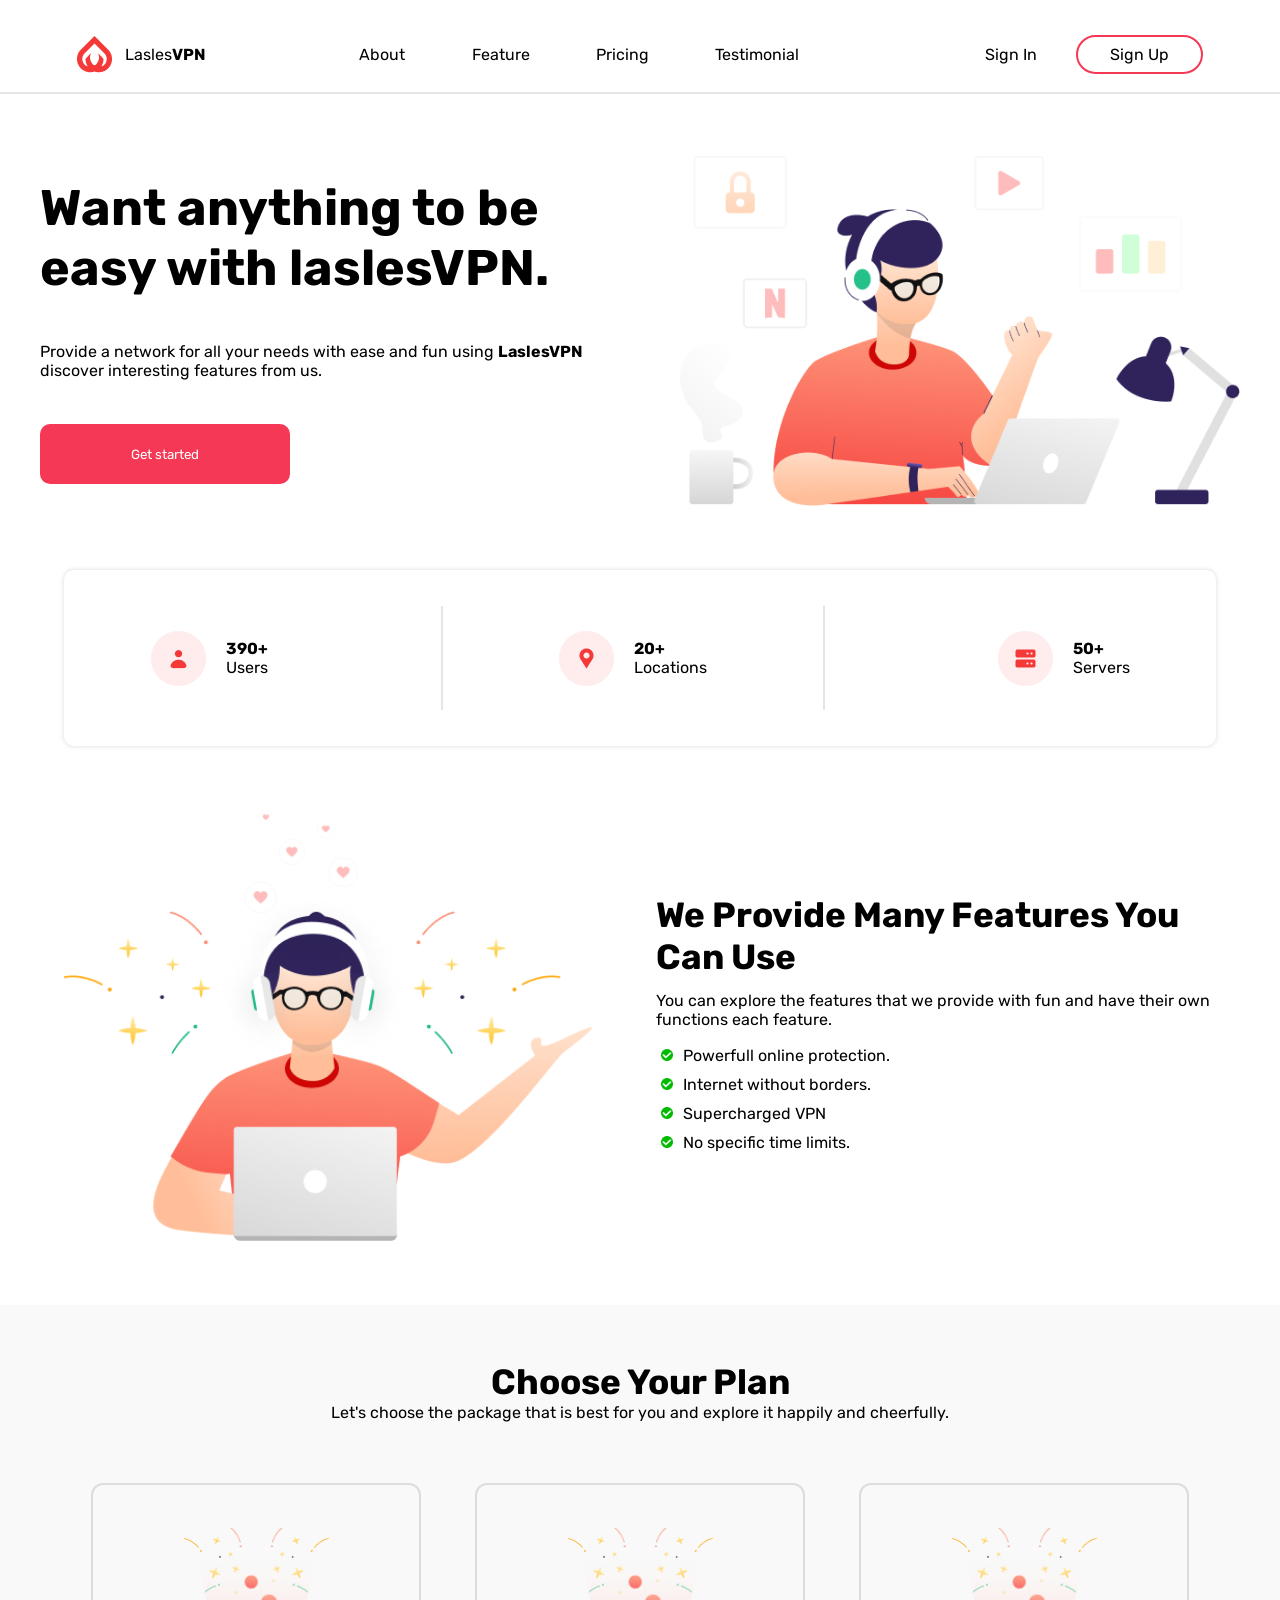
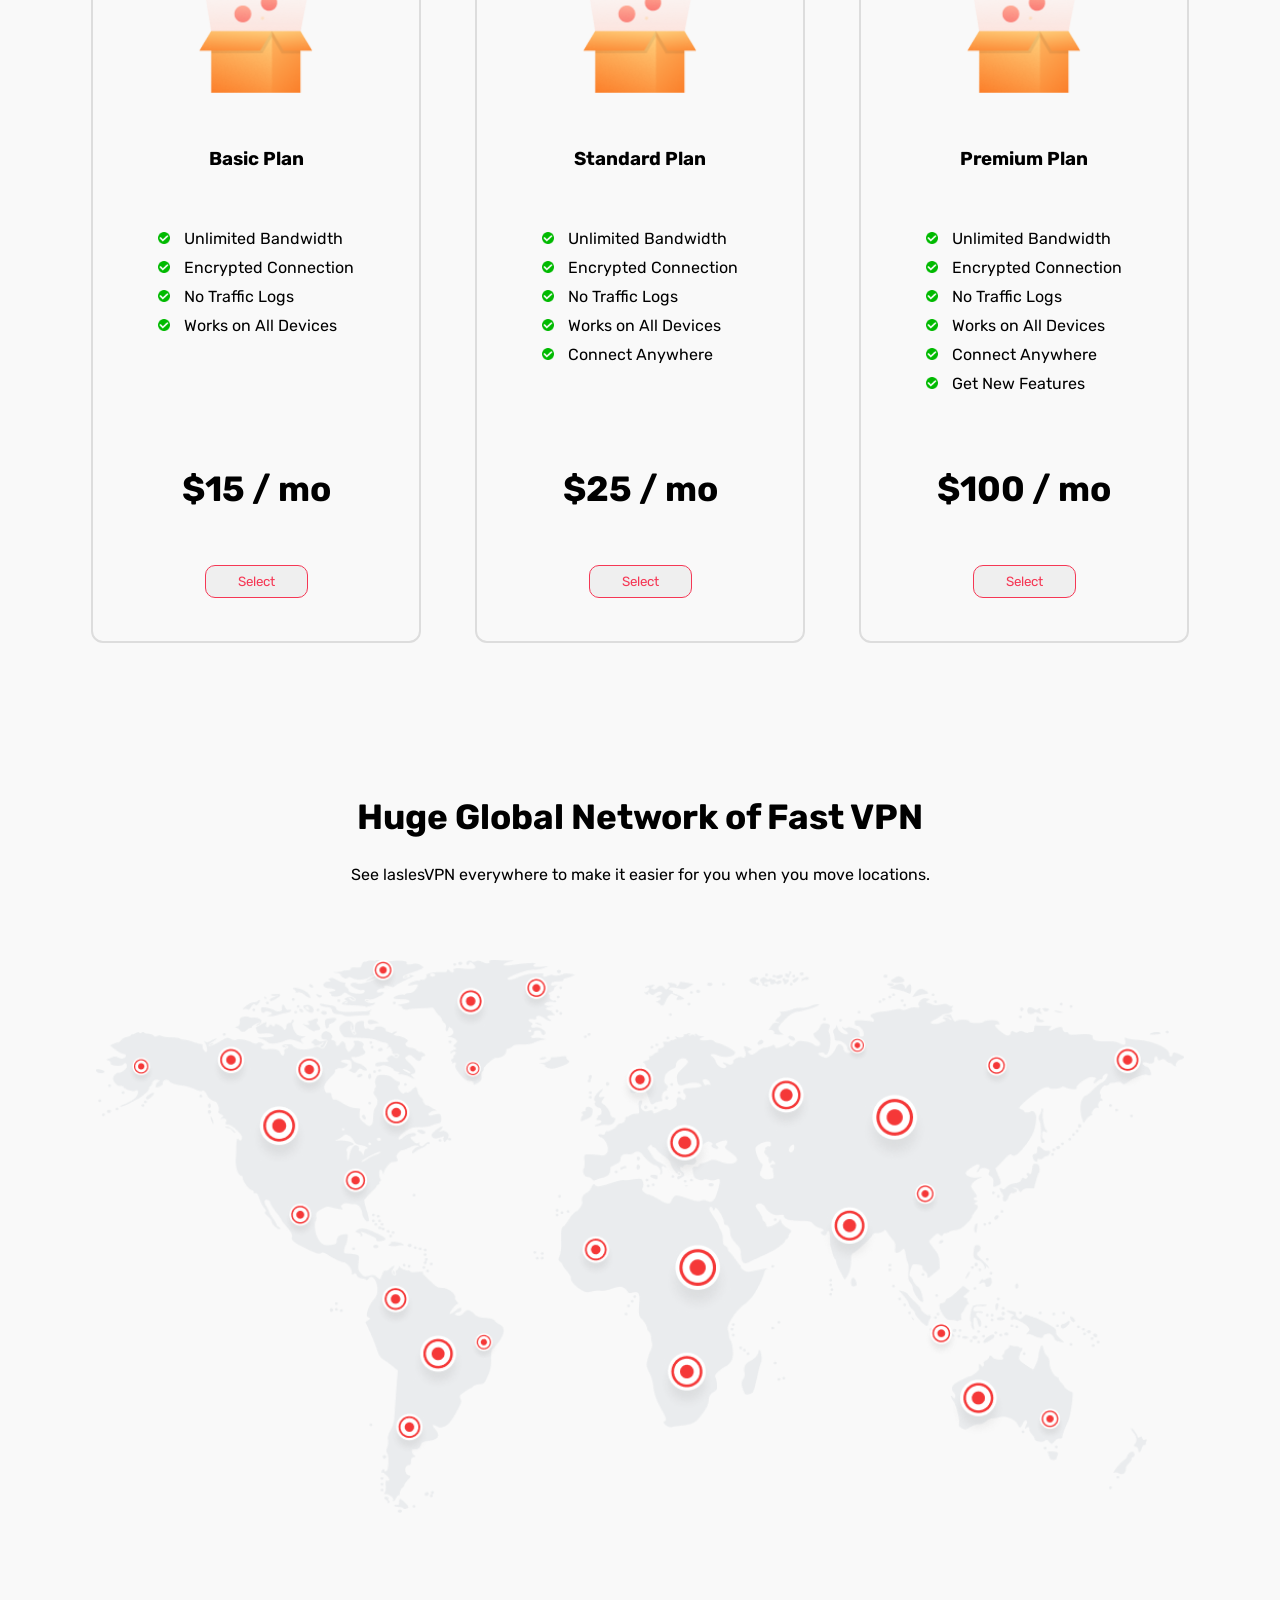
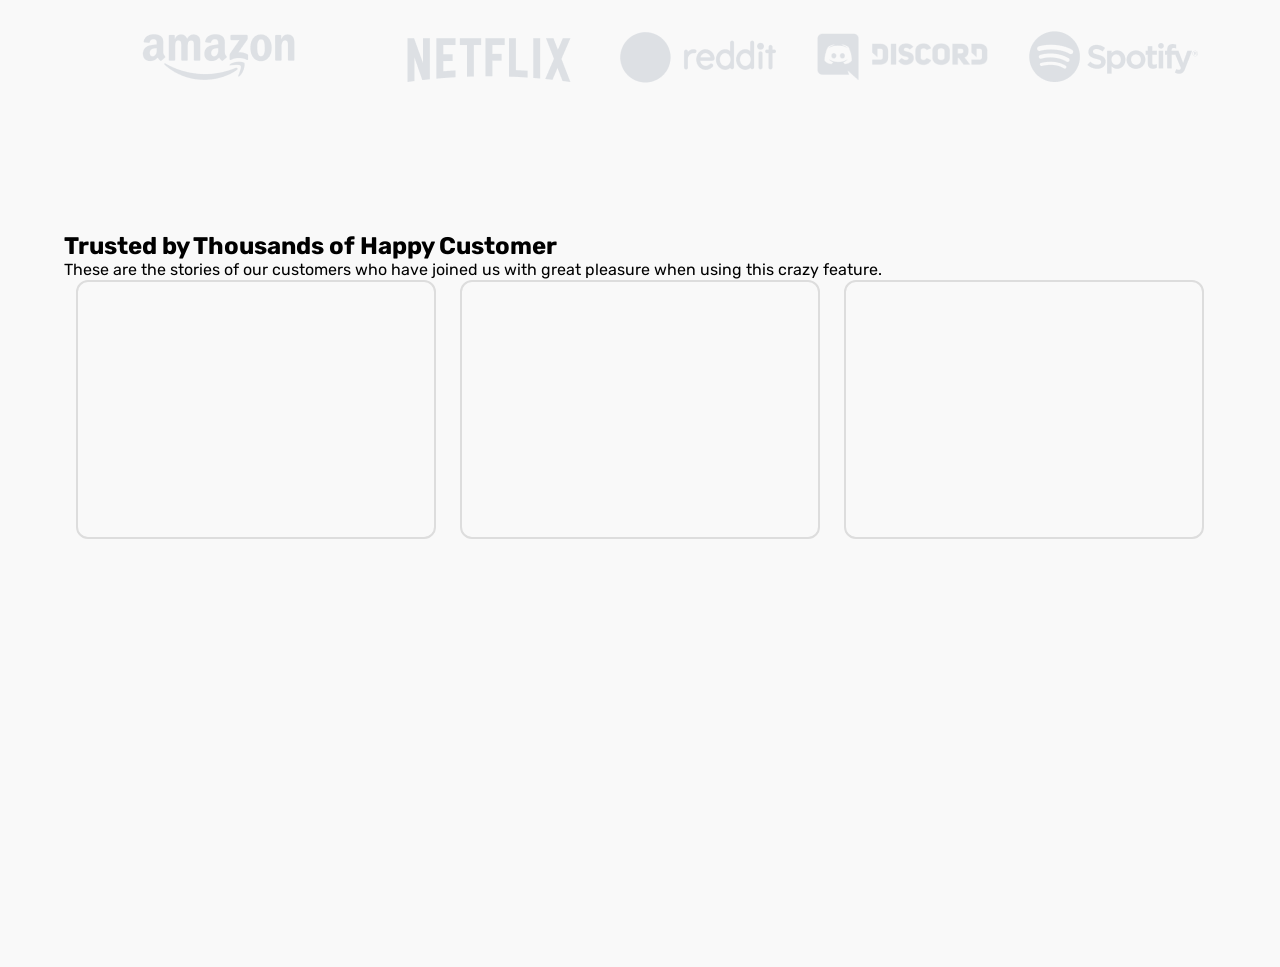
<file: index.html>
<!doctype html>
<html lang="en">
  <head>
    <meta charset="UTF-8" />
    <meta name="viewport" content="width=device-width, initial-scale=1.0" />
    <title>laslesVPN</title>
    <link
      rel="shortcut icon"
      href="./assets/img/logo.png"
      type="image/x-icon"
    />
    <link rel="stylesheet" href="./assets/css/style.css" />
    <link rel="preconnect" href="https://fonts.googleapis.com" />
    <link rel="preconnect" href="https://fonts.gstatic.com" crossorigin />
    <link
      href="https://fonts.googleapis.com/css2?family=Rubik:ital,wght@0,300..900;1,300..900&display=swap"
      rel="stylesheet"
    />
  </head>
  <body>
    <!-- header -->
    <header>
      <nav>
        <div class="logo">
          <img src="./assets/img/logo.png" alt="" />
          <a href="">Lasles<b>VPN</b></a>
        </div>
        <div class="menu">
          <a href="#">About</a>
          <a href="#">Feature</a>
          <a href="#">Pricing</a>
          <a href="#">Testimonial</a>
        </div>
        <div class="auth-buttons">
          <a href="#" class="btn sign-in">Sign In</a>
          <a href="#" class="btn sign-up">Sign Up</a>
        </div>
      </nav>
    </header>

    <!-- about -->
    <div class="about">
      <div class="about-left">
        <h1>Want anything to be easy with laslesVPN.</h1>
        <p>
          Provide a network for all your needs with ease and fun using
          <b>LaslesVPN</b> discover interesting features from us.
        </p>
        <button>Get started</button>
      </div>
      <div class="about-right">
        <img src="./assets/img/illustration.png" alt="" />
      </div>
    </div>

    <!-- status-container -->
    <div class="status-container">
      <div class="box">
        <div class="box-in">
          <img src="./assets/img/user.png" alt="" />
          <span
            ><b>390+</b> <br />
            Users</span
          >
        </div>
      </div>
      <div class="box stat-box">
        <div class="box-in">
          <img src="./assets/img/location.png" alt="" />
          <span
            ><b>20+</b> <br />
            Locations</span
          >
        </div>
      </div>
      <div class="box">
        <div class="box-in">
          <img src="./assets/img/server.png" alt="" />
          <span
            ><b>50+</b> <br />
            Servers</span
          >
        </div>
      </div>
    </div>

    <!-- features-section -->
    <div class="features-section">
      <div class="features-image">
        <img src="./assets/img/illustration2.png" alt="" />
      </div>

      <div class="features-content">
        <h2>We Provide Many Features You Can Use</h2>
        <p>
          You can explore the features that we provide with fun and have their
          own functions each feature.
        </p>

        <ul class="features-list">
          <li>
            <img src="./assets/img/check.png" alt="" />Powerfull online
            protection.
          </li>
          <li>
            <img src="./assets/img/check.png" alt="" />Internet without borders.
          </li>
          <li><img src="./assets/img/check.png" alt="" />Supercharged VPN</li>
          <li>
            <img src="./assets/img/check.png" alt="" />No specific time limits.
          </li>
        </ul>
      </div>
    </div>

    <!-- section--gray -->
    <div class="section section--gray">
      <!-- pricing -->
      <div class="pricing">
        <h2>Choose Your Plan</h2>
        <p>
          Let's choose the package that is best for you and explore it happily
          and cheerfully.
        </p>
        <div class="pricing-container">
          <!-- Card 1 -->
          <div class="card">
            <img src="./assets/img/free.png" alt="" />
            <h3>Basic Plan</h3>

            <ul>
              <li>
                <img src="./assets/img/check.png" alt="" /> Unlimited Bandwidth
              </li>
              <li>
                <img src="./assets/img/check.png" alt="" /> Encrypted Connection
              </li>
              <li>
                <img src="./assets/img/check.png" alt="" /> No Traffic Logs
              </li>
              <li>
                <img src="./assets/img/check.png" alt="" /> Works on All Devices
              </li>
            </ul>

            <h2>$15 / mo</h2>
            <button>Select</button>
          </div>

          <!-- Card 2 -->
          <div class="card">
            <img src="./assets/img/free.png" alt="" />
            <h3>Standard Plan</h3>

            <ul>
              <li>
                <img src="./assets/img/check.png" alt="" /> Unlimited Bandwidth
              </li>
              <li>
                <img src="./assets/img/check.png" alt="" /> Encrypted Connection
              </li>
              <li>
                <img src="./assets/img/check.png" alt="" /> No Traffic Logs
              </li>
              <li>
                <img src="./assets/img/check.png" alt="" /> Works on All Devices
              </li>
              <li>
                <img src="./assets/img/check.png" alt="" /> Connect Anywhere
              </li>
            </ul>

            <h2>$25 / mo</h2>
            <button>Select</button>
          </div>

          <!-- Card 3 -->
          <div class="card">
            <img src="./assets/img/free.png" alt="" />
            <h3>Premium Plan</h3>

            <ul>
              <li>
                <img src="./assets/img/check.png" alt="" /> Unlimited Bandwidth
              </li>
              <li>
                <img src="./assets/img/check.png" alt="" /> Encrypted Connection
              </li>
              <li>
                <img src="./assets/img/check.png" alt="" /> No Traffic Logs
              </li>
              <li>
                <img src="./assets/img/check.png" alt="" /> Works on All Devices
              </li>
              <li>
                <img src="./assets/img/check.png" alt="" /> Connect Anywhere
              </li>
              <li>
                <img src="./assets/img/check.png" alt="" /> Get New Features
              </li>
            </ul>

            <h2>$100 / mo</h2>
            <button>Select</button>
          </div>
        </div>
      </div>

      <!-- map-content -->
      <div class="map-content">
        <div class="map-content-top">
          <h2>Huge Global Network of Fast VPN</h2>
          <p>
            See laslesVPN everywhere to make it easier for you when you move
            locations.
          </p>
        </div>
        <div class="huge-global">
          <img src="./assets/img/hugeglobal.png" alt="" />
        </div>
        <div class="sponsor">
          <img src="./assets/img/amazon.png" alt="" />
          <img src="./assets/img/netflix.png" alt="" />
          <img src="./assets/img/reddit.png" alt="" />
          <img src="./assets/img/discord.png" alt="" />
          <img src="./assets/img/spotify.png" alt="" />
        </div>
      </div>

      <!-- happy-customer -->
      <div class="happy-customer">
        <h2>Trusted by Thousands of Happy Customer</h2>
        <p>
          These are the stories of our customers who have joined us with great
          pleasure when using this crazy feature.
        </p>
        <div class="scroll-content">
          <div class="scrolled"></div>
          <div class="scrolled"></div>
          <div class="scrolled"></div>
        </div>
      </div>
    </div>
  </body>
</html>
</file>
<file: assets/css/style.css>
* {
  padding: 0;
  margin: 0;
  box-sizing: border-box;
  border: none;
  outline: none;
  font-family: "Rubik", sans-serif;
  text-decoration: none;
  color: #000;
}
header {
  margin-top: 16px;
  width: 100%;
  position: sticky;
  top: 0;
  z-index: 100;
  background-color: rgb(255, 255, 255, 0.97);
  box-shadow: 0 2px 0px rgba(0, 0, 0, 0.1);
}

nav {
  width: 1280px;
  height: 76px;
  margin: auto;
  display: flex;
  justify-content: space-around;
  align-items: center;
}

nav > .logo {
  width: 129px;
  height: 44px;
  display: flex;
  justify-content: space-between;
  align-items: center;
}

nav > .menu {
  width: 440px;
  height: 44px;
  display: flex;
  justify-content: space-between;
  align-items: center;
}

.auth-buttons {
  width: 250px;
  height: 44px;
  display: flex;
  justify-content: space-between;
  align-items: center;
}

.auth-buttons > .btn {
  border-radius: 40px;
  padding: 8px 32px;
}

.auth-buttons > .sign-up {
  border: 2px solid #f53855;
}

/* about */

.about {
  width: 1280px;
  height: 478px;
  margin: auto;
  display: flex;
  justify-content: space-around;
  align-items: center;
}

.about-left {
  display: flex;
  flex-direction: column;
  justify-content: space-around;
}

.about-left,
.about-right,
.about-right > img {
  width: 560px;
  height: 350px;
}

.about-left > h1 {
  font-size: 50px;
}

.about-left > button {
  width: 250px;
  height: 60px;
  display: flex;
  align-items: center;
  justify-content: center;
  background-color: #f53855;
  color: #fff;
  border-radius: 10px;
  cursor: pointer;
}

/* status-container */
.status-container {
  width: 1152px;
  height: 176px;
  margin: auto;
  border-radius: 10px;
  box-shadow: 0px 0px 4px 1px rgb(0, 0, 0, 0.1);
  display: flex;
  justify-content: space-around;
  align-items: center;
}

.status-container > .stat-box {
  border-left: 2px solid rgb(0, 0, 0, 0.1);
  border-right: 2px solid rgb(0, 0, 0, 0.1);
  width: 384px;
  height: 104px;
  display: flex;
  justify-content: center;
  align-items: center;
}

.status-container .box-in {
  display: flex;
  justify-content: space-between;
  align-items: center;
}

.status-container .box-in img {
  padding-right: 20px;
}

/* features-section */
.features-section {
  width: 1280px;
  height: 463px;
  margin: 48px auto;
  display: flex;
  justify-content: space-evenly;
  align-items: center;
}

.features-content h2 {
  font-size: 35px;
}

.features-image,
.features-image img {
  width: 528px;
  height: 431px;
}

.features-content {
  width: 560px;
  height: 263px;
  display: flex;
  flex-direction: column;
  justify-content: space-between;
}

.features-list > li {
  list-style: none;
  padding: 5px;
}

.features-list > li > img {
  width: 12px;
  margin-right: 10px;
}

/* section */

/* pricing */

.section {
  width: 100%;
  min-width: 1280px;
  height: 2862px;
  margin: auto;
  background-color: #f9f9f9;
  padding: 56px 0px;
}

.pricing li {
  list-style: none;
  padding: 5px;
}

.pricing > h2,
.pricing > p {
  text-align: center;
}

.pricing h2 {
  font-size: 35px;
}

.card > ul > li > img {
  width: 12px;
  margin-right: 10px;
}

.card ul {
  height: 190px;
}

.pricing .pricing-container {
  width: 1152px;
  height: 882px;
  margin: auto;
  display: flex;
  justify-content: space-around;
  align-items: center;
}

.pricing .pricing-container .card {
  width: 330px;
  height: 760px;
  border: 2px solid #dddddd;
  border-radius: 12px;
  padding: 16px 16px;
  display: flex;
  flex-direction: column;
  justify-content: space-around;
  align-items: center;
}
.card > img {
  width: 145px;
  height: 165px;
  text-align: center;
}

.card > button {
  padding: 8px 32px;
  border: 1px solid #f53855;
  color: #f53855;
  border-radius: 10px;
  cursor: pointer;
}

.card > button:hover {
  transition: 0.5;
  background-color: #f53855;
  color: snow;
}

.pricing-container > .card:hover {
  transition: 0.5s;
  transform: scale(1.1);
  border: 1px solid #f53855;
}

/* map-content */

.map-content {
  width: 1280px;
  height: 1000px;
  margin: 64px auto;
}

.map-content-top {
  width: 1152px;
  height: 144px;
  margin: auto;
  display: flex;
  flex-direction: column;
  justify-content: space-evenly;
  align-items: center;
}

.huge-global {
  width: 1152px;
  height: 713px;
  padding: 48px 32px;
  margin: auto;
}

.huge-global > img {
  width: 1088px;
  height: 553px;
}

.map-content-top h2 {
  font-size: 35px;
}

.sponsor {
  width: 1152px;
  height: 64px;
  margin: auto;
  display: flex;
  justify-content: space-around;
  align-items: center;
}

/* happy-customer */

.happy-customer {
  width: 1152px;
  height: 619px;
  margin: 0px auto;
}

.scroll-content {
  width: 1152px;
  height: 260px;
  display: flex;
  justify-content: space-around;
  align-items: center;
}

.scroll-content .scrolled {
  width: 360px;
  height: 259px;
  border: 2px solid #dddddd;
  border-radius: 12px;
}
</file>
